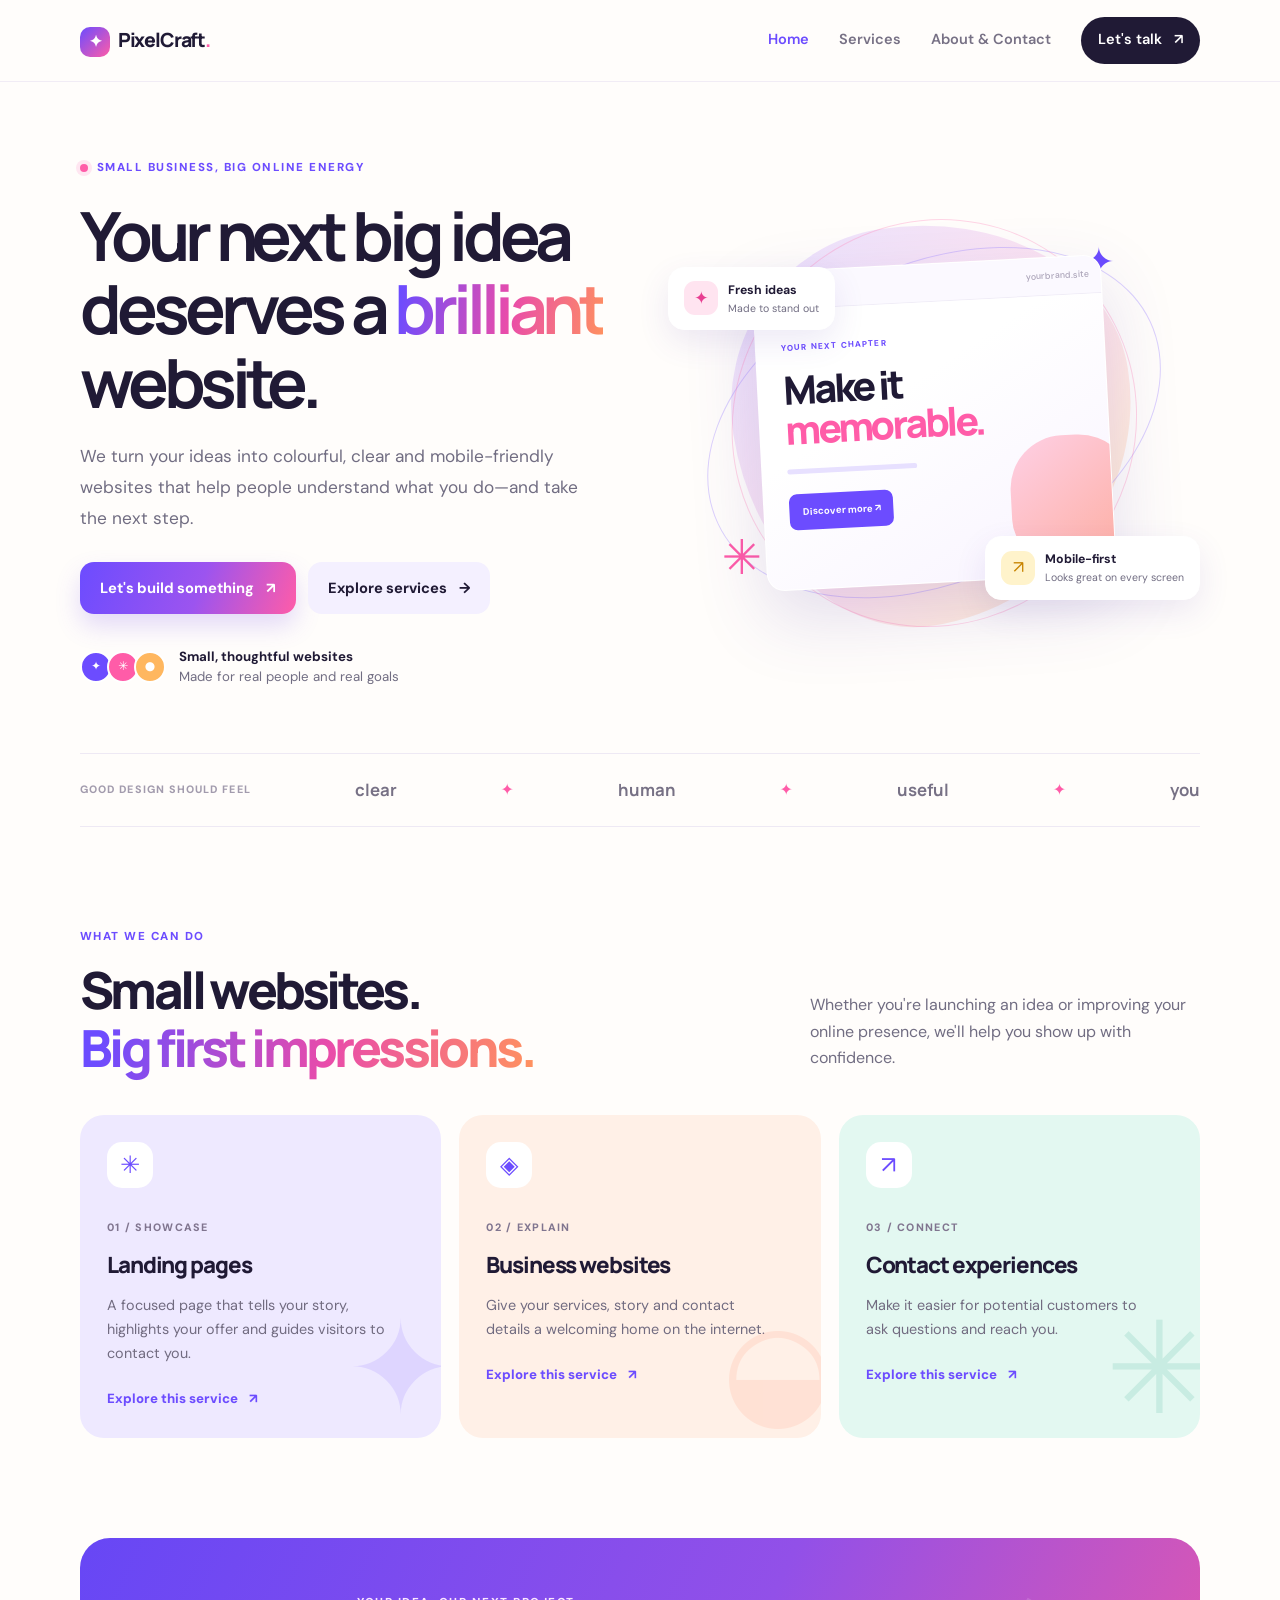
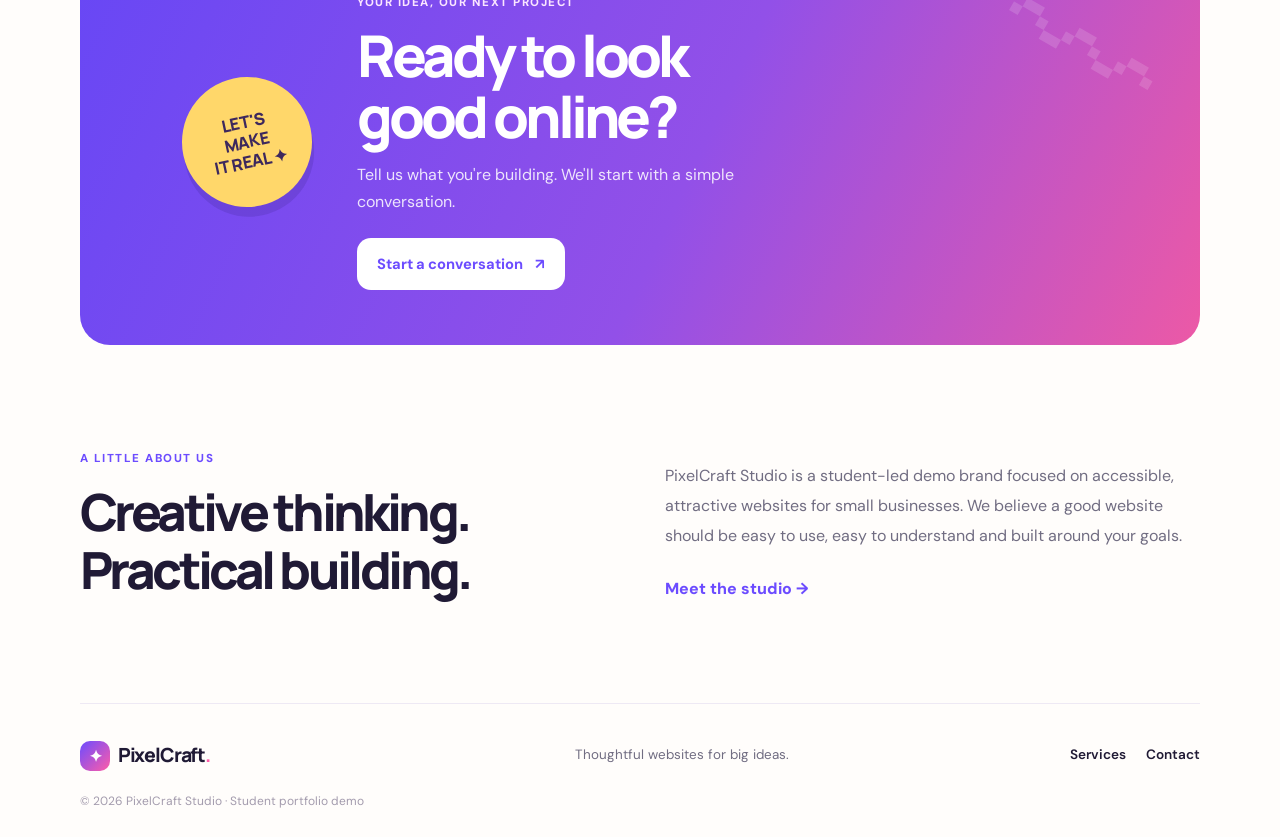
<file: index.html>
<!doctype html>
<html lang="en">
<head>
  <meta charset="utf-8">
  <meta name="viewport" content="width=device-width, initial-scale=1">
  <meta name="theme-color" content="#6c4cff">
  <meta name="description" content="PixelCraft Studio builds bright, modern, mobile-friendly websites and landing pages for small businesses.">
  <title>PixelCraft Studio — Make Your Business Shine Online</title>
  <link rel="stylesheet" href="styles.css">
  <script src="script.js" defer></script>
</head>
<body>
  <header class="site-header">
    <a class="brand" href="index.html" aria-label="PixelCraft Studio home"><span class="brand-mark">✦</span> PixelCraft<span class="brand-dot">.</span></a>
    <button class="menu-toggle" aria-label="Toggle navigation" aria-expanded="false">☰</button>
    <nav class="nav-links" aria-label="Main navigation">
      <a class="active" href="index.html">Home</a><a href="services.html">Services</a><a href="about.html">About & Contact</a>
      <a class="nav-cta" href="about.html#contact">Let's talk <span>↗</span></a>
    </nav>
  </header>
  <main>
    <section class="hero container">
      <div class="hero-copy">
        <div class="eyebrow"><span class="eyebrow-dot"></span> SMALL BUSINESS, BIG ONLINE ENERGY</div>
        <h1>Your next big idea deserves a <span class="gradient-text">brilliant</span> website.</h1>
        <p class="hero-lead">We turn your ideas into colourful, clear and mobile-friendly websites that help people understand what you do—and take the next step.</p>
        <div class="hero-actions"><a class="button button-primary" href="about.html#contact">Let's build something <span>↗</span></a><a class="button button-quiet" href="services.html">Explore services <span>→</span></a></div>
        <div class="trust-row"><div class="avatar-stack"><span>✦</span><span>✳</span><span>●</span></div><p><strong>Small, thoughtful websites</strong><br><span class="muted">Made for real people and real goals</span></p></div>
      </div>
      <div class="hero-art" aria-label="Decorative website design illustration">
        <div class="art-orbit orbit-one"></div><div class="art-orbit orbit-two"></div>
        <div class="floating-shape shape-star">✦</div><div class="floating-shape shape-spark">✳</div>
        <div class="mock-window">
          <div class="mock-top"><span></span><span></span><span></span><b>yourbrand.site</b></div>
          <div class="mock-content"><div class="mock-tag">YOUR NEXT CHAPTER</div><div class="mock-title">Make it<br><em>memorable.</em></div><div class="mock-line"></div><div class="mock-button">Discover more ↗</div><div class="mock-orb"></div></div>
        </div>
        <div class="float-card card-top"><span class="float-icon pink">✦</span><div><strong>Fresh ideas</strong><small>Made to stand out</small></div></div>
        <div class="float-card card-bottom"><span class="float-icon yellow">↗</span><div><strong>Mobile-first</strong><small>Looks great on every screen</small></div></div>
      </div>
    </section>
    <section class="logo-strip container"><span>GOOD DESIGN SHOULD FEEL</span><b>clear</b><i>✦</i><b>human</b><i>✦</i><b>useful</b><i>✦</i><b>you</b></section>
    <section class="section container">
      <div class="section-heading"><div><div class="eyebrow">WHAT WE CAN DO</div><h2>Small websites.<br><span class="gradient-text">Big first impressions.</span></h2></div><p>Whether you're launching an idea or improving your online presence, we'll help you show up with confidence.</p></div>
      <div class="service-grid">
        <article class="service-card lavender"><div class="service-icon">✳</div><span class="card-kicker">01 / SHOWCASE</span><h3>Landing pages</h3><p>A focused page that tells your story, highlights your offer and guides visitors to contact you.</p><a href="services.html">Explore this service <span>↗</span></a><div class="card-decoration deco-lavender">✦</div></article>
        <article class="service-card peach"><div class="service-icon">◈</div><span class="card-kicker">02 / EXPLAIN</span><h3>Business websites</h3><p>Give your services, story and contact details a welcoming home on the internet.</p><a href="services.html">Explore this service <span>↗</span></a><div class="card-decoration deco-peach">◒</div></article>
        <article class="service-card mint"><div class="service-icon">↗</div><span class="card-kicker">03 / CONNECT</span><h3>Contact experiences</h3><p>Make it easier for potential customers to ask questions and reach you.</p><a href="services.html">Explore this service <span>↗</span></a><div class="card-decoration deco-mint">✳</div></article>
      </div>
    </section>
    <section class="band container"><div class="band-sticker">LET'S<br>MAKE<br>IT REAL ✦</div><div><div class="eyebrow light-eyebrow">YOUR IDEA, OUR NEXT PROJECT</div><h2>Ready to look<br>good online?</h2><p>Tell us what you're building. We'll start with a simple conversation.</p><a class="button button-light" href="about.html#contact">Start a conversation <span>↗</span></a></div><div class="band-squiggle">〰</div></section>
    <section class="section container mini-about"><div><div class="eyebrow">A LITTLE ABOUT US</div><h2>Creative thinking.<br>Practical building.</h2></div><div><p>PixelCraft Studio is a student-led demo brand focused on accessible, attractive websites for small businesses. We believe a good website should be easy to use, easy to understand and built around your goals.</p><a class="text-link" href="about.html">Meet the studio <span>→</span></a></div></section>
  </main>
  <footer class="site-footer container"><a class="brand" href="index.html"><span class="brand-mark">✦</span> PixelCraft<span class="brand-dot">.</span></a><p>Thoughtful websites for big ideas.</p><div><a href="services.html">Services</a><a href="about.html#contact">Contact</a></div><small>© <span data-year></span> PixelCraft Studio · Student portfolio demo</small></footer>
</body>
</html>
</file>
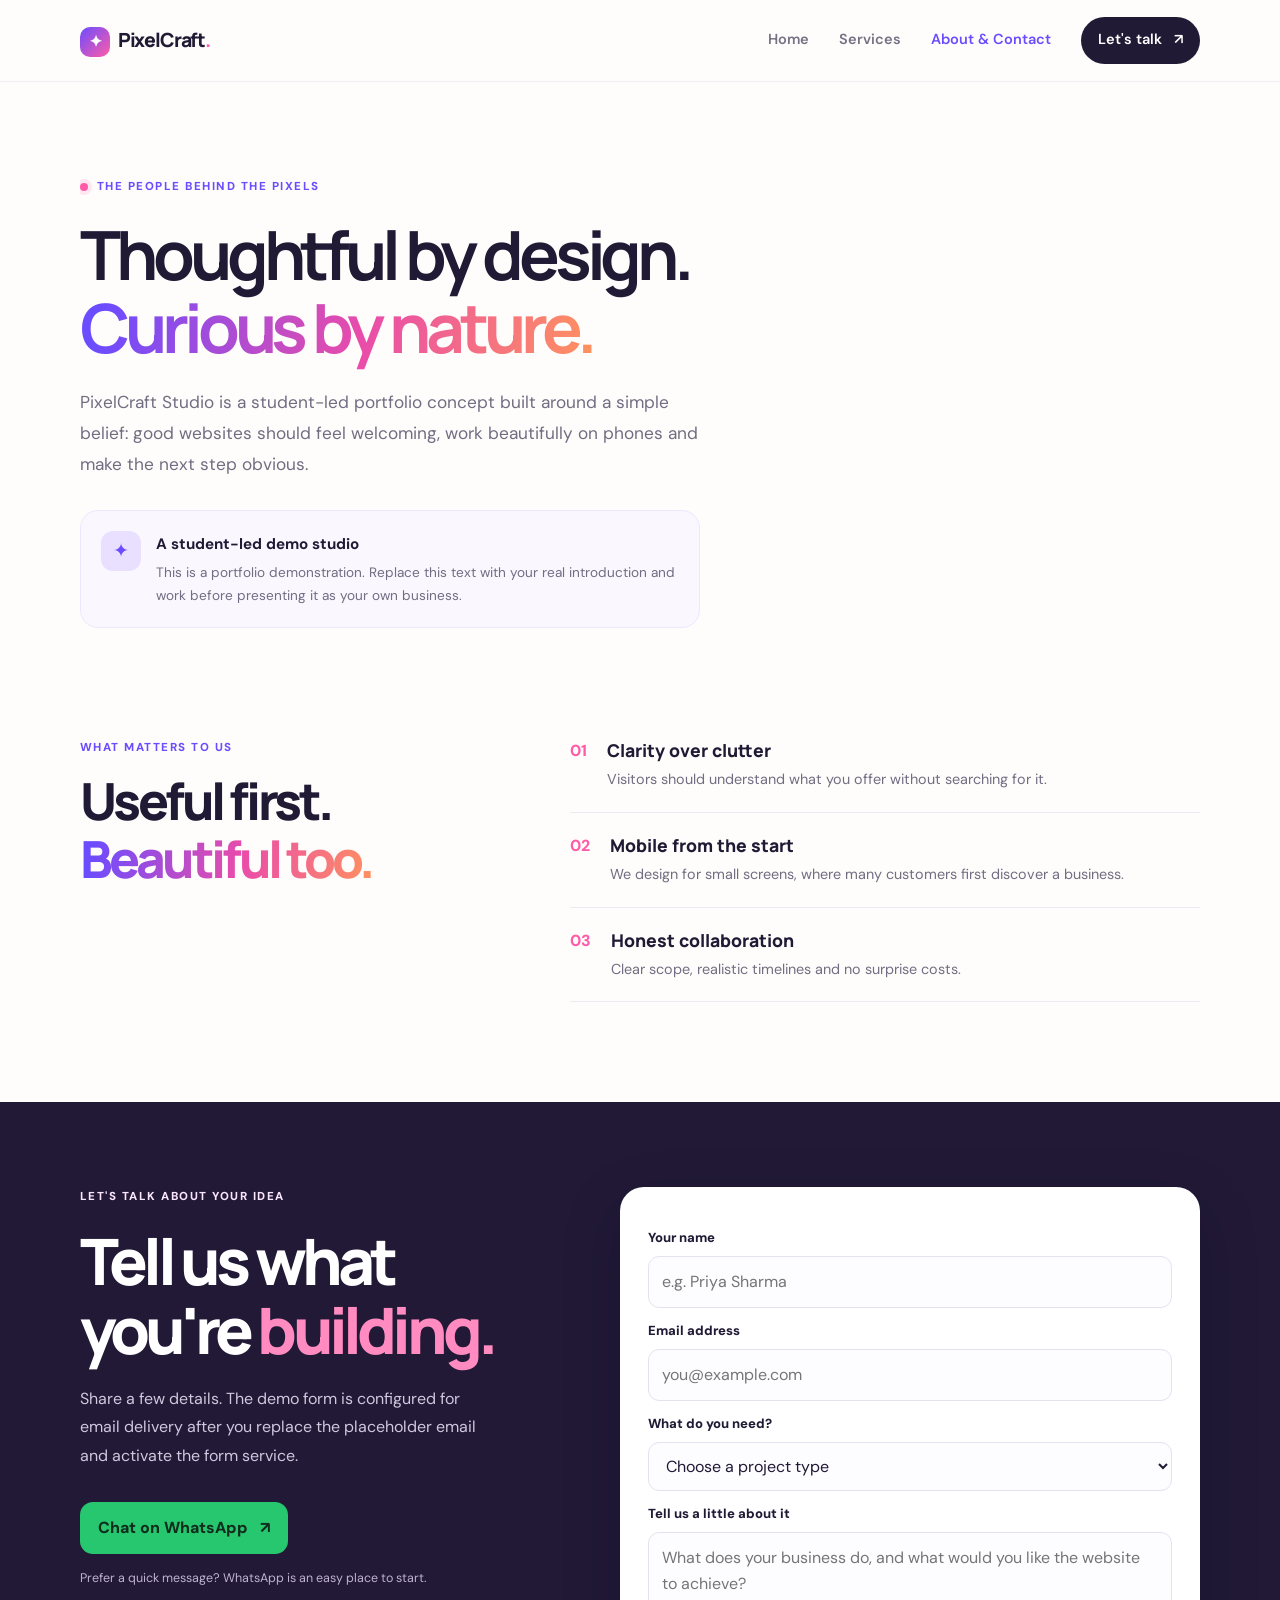
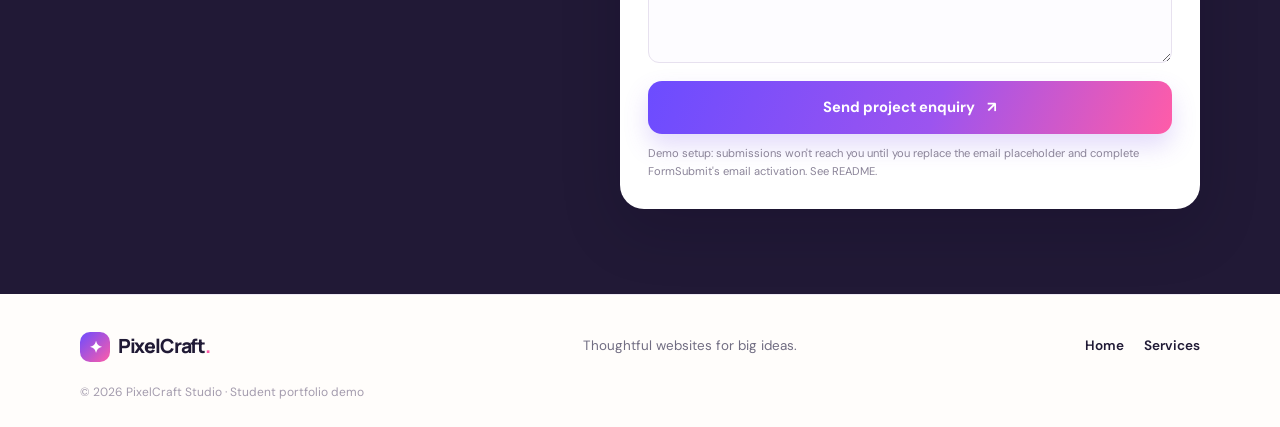
<file: about.html>
<!doctype html>
<html lang="en">
<head>
  <meta charset="utf-8"><meta name="viewport" content="width=device-width, initial-scale=1">
  <meta name="theme-color" content="#6c4cff"><meta name="description" content="Meet PixelCraft Studio and send a project enquiry about your website.">
  <title>About & Contact — PixelCraft Studio</title><link rel="stylesheet" href="styles.css"><script src="script.js" defer></script>
</head>
<body>
  <header class="site-header"><a class="brand" href="index.html"><span class="brand-mark">✦</span> PixelCraft<span class="brand-dot">.</span></a><button class="menu-toggle" aria-label="Toggle navigation" aria-expanded="false">☰</button><nav class="nav-links" aria-label="Main navigation"><a href="index.html">Home</a><a href="services.html">Services</a><a class="active" href="about.html">About & Contact</a><a class="nav-cta" href="#contact">Let's talk <span>↗</span></a></nav></header>
  <main>
    <section class="page-hero about-hero container"><div class="eyebrow"><span class="eyebrow-dot"></span> THE PEOPLE BEHIND THE PIXELS</div><h1>Thoughtful by design.<br><span class="gradient-text">Curious by nature.</span></h1><p>PixelCraft Studio is a student-led portfolio concept built around a simple belief: good websites should feel welcoming, work beautifully on phones and make the next step obvious.</p><div class="about-note"><span class="note-star">✦</span><div><strong>A student-led demo studio</strong><p>This is a portfolio demonstration. Replace this text with your real introduction and work before presenting it as your own business.</p></div></div></section>
    <section class="section container values-grid"><div><div class="eyebrow">WHAT MATTERS TO US</div><h2>Useful first.<br><span class="gradient-text">Beautiful too.</span></h2></div><div class="value-list"><article><span>01</span><div><h3>Clarity over clutter</h3><p>Visitors should understand what you offer without searching for it.</p></div></article><article><span>02</span><div><h3>Mobile from the start</h3><p>We design for small screens, where many customers first discover a business.</p></div></article><article><span>03</span><div><h3>Honest collaboration</h3><p>Clear scope, realistic timelines and no surprise costs.</p></div></article></div></section>
    <section class="contact-section" id="contact"><div class="container contact-layout"><div class="contact-copy"><div class="eyebrow light-eyebrow">LET'S TALK ABOUT YOUR IDEA</div><h2>Tell us what<br>you're <span>building.</span></h2><p>Share a few details. The demo form is configured for email delivery after you replace the placeholder email and activate the form service.</p><a class="whatsapp-button" data-whatsapp href="#" target="_blank" rel="noopener">Chat on WhatsApp <span>↗</span></a><div class="contact-small">Prefer a quick message? WhatsApp is an easy place to start.</div></div>
      <form class="contact-form" action="https://formsubmit.co/studoipixelcraft3@gmail.com" method="POST">
        <input type="hidden" name="_subject" value="New PixelCraft Studio project enquiry">
        <input type="hidden" name="_template" value="table">
        <label for="name">Your name</label><input id="name" name="name" type="text" placeholder="e.g. Priya Sharma" required>
        <label for="email">Email address</label><input id="email" name="email" type="email" placeholder="you@example.com" required>
        <label for="project">What do you need?</label><select id="project" name="project" required><option value="" selected disabled>Choose a project type</option><option>Landing page</option><option>Small business website</option><option>Website refresh</option><option>Something else</option></select>
        <label for="message">Tell us a little about it</label><textarea id="message" name="message" rows="4" placeholder="What does your business do, and what would you like the website to achieve?" required></textarea>
        <button class="button button-primary submit-button" type="submit">Send project enquiry <span>↗</span></button>
        <p class="form-note">Demo setup: submissions won't reach you until you replace the email placeholder and complete FormSubmit's email activation. See README.</p>
      </form>
    </div></section>
  </main>
  <footer class="site-footer container"><a class="brand" href="index.html"><span class="brand-mark">✦</span> PixelCraft<span class="brand-dot">.</span></a><p>Thoughtful websites for big ideas.</p><div><a href="index.html">Home</a><a href="services.html">Services</a></div><small>© <span data-year></span> PixelCraft Studio · Student portfolio demo</small></footer>
</body>
</html>
</file>
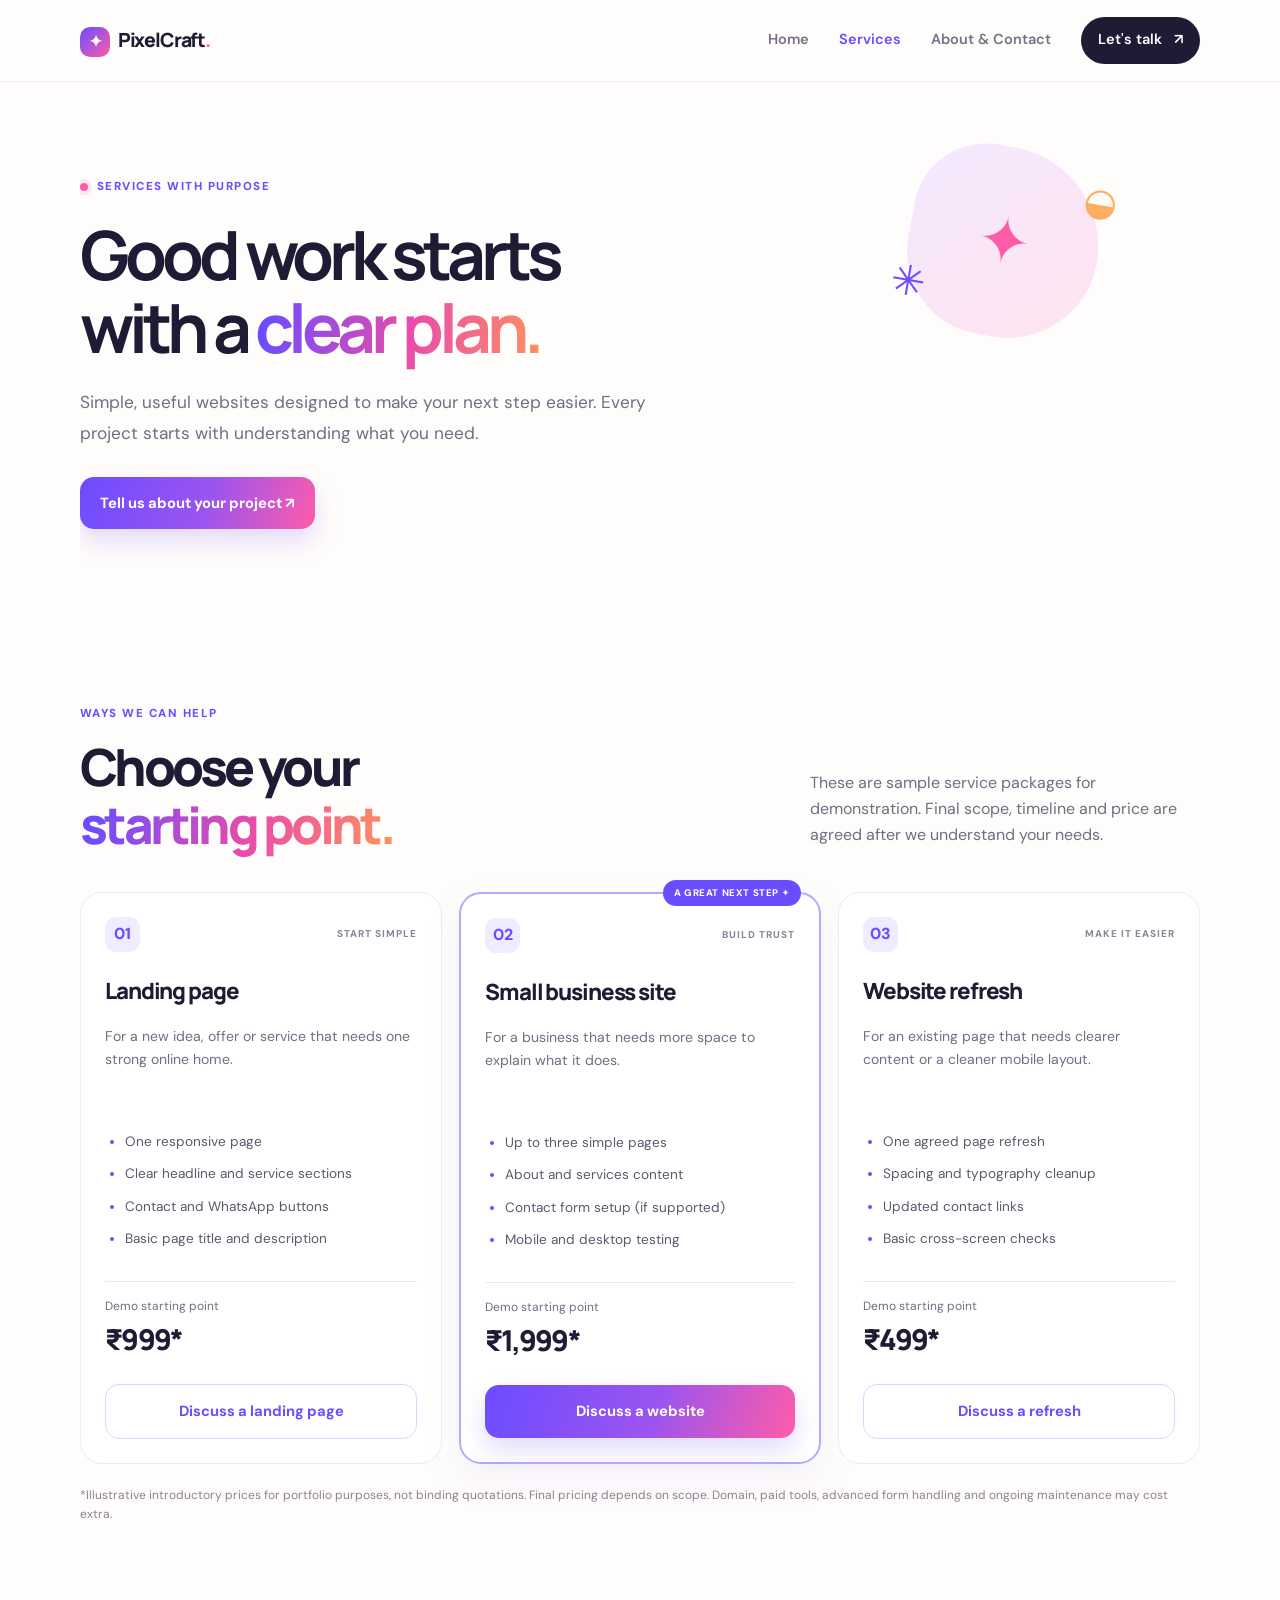
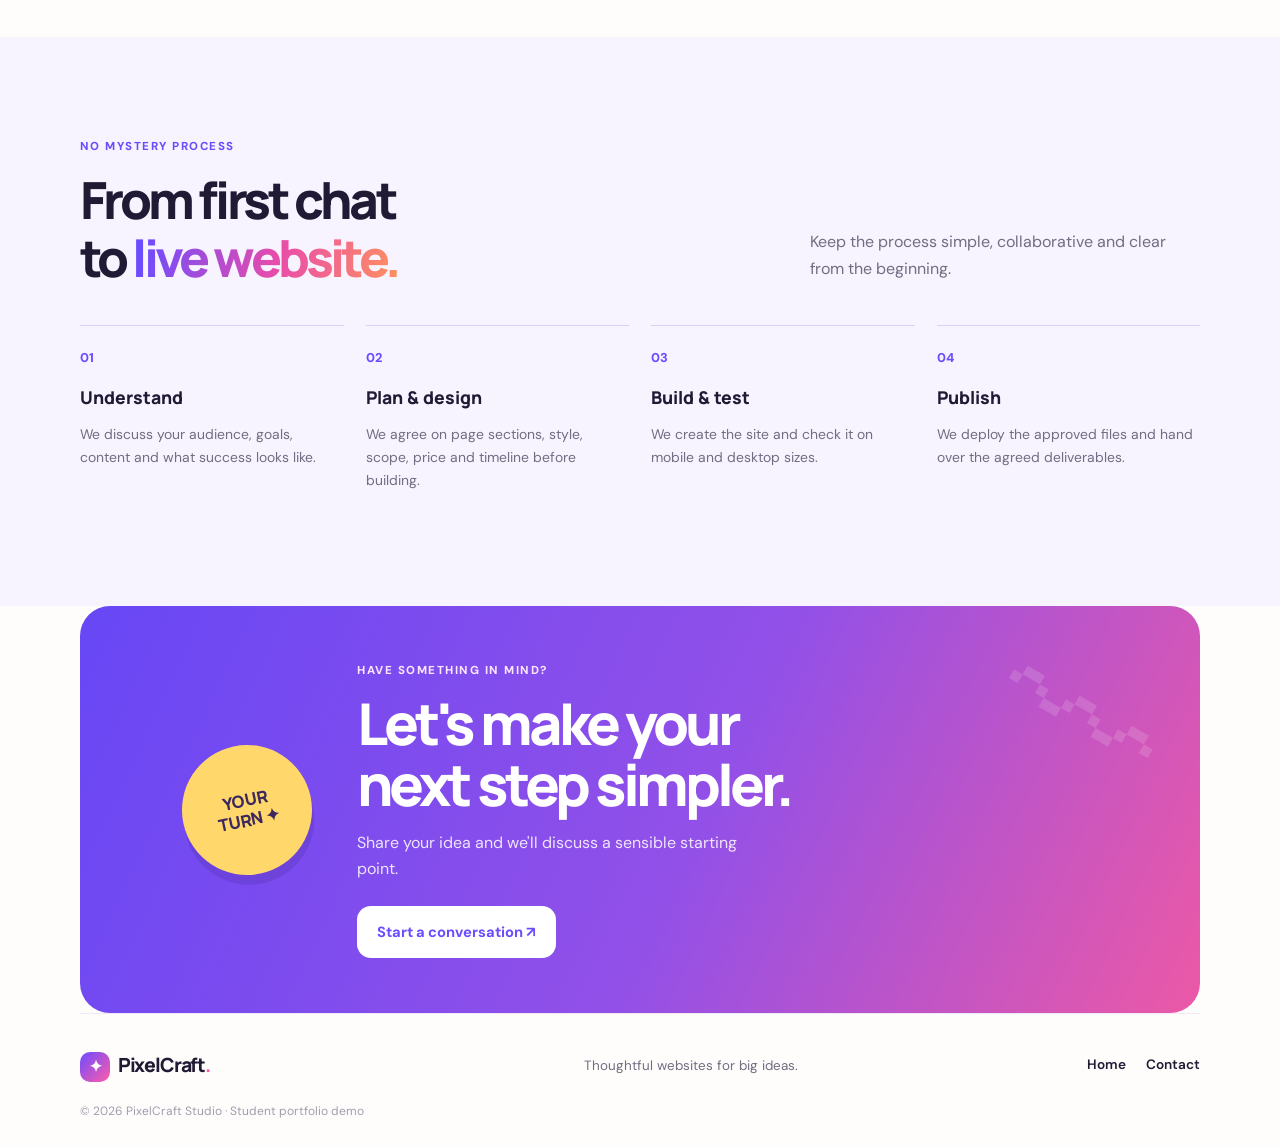
<file: services.html>
<!doctype html>
<html lang="en">
<head>
  <meta charset="utf-8"><meta name="viewport" content="width=device-width, initial-scale=1">
  <meta name="theme-color" content="#6c4cff"><meta name="description" content="Explore PixelCraft Studio's simple website and landing page services for small businesses.">
  <title>Services — PixelCraft Studio</title><link rel="stylesheet" href="styles.css"><script src="script.js" defer></script>
</head>
<body>
  <header class="site-header"><a class="brand" href="index.html"><span class="brand-mark">✦</span> PixelCraft<span class="brand-dot">.</span></a><button class="menu-toggle" aria-label="Toggle navigation" aria-expanded="false">☰</button><nav class="nav-links" aria-label="Main navigation"><a href="index.html">Home</a><a class="active" href="services.html">Services</a><a href="about.html">About & Contact</a><a class="nav-cta" href="about.html#contact">Let's talk <span>↗</span></a></nav></header>
  <main>
    <section class="page-hero container"><div class="eyebrow"><span class="eyebrow-dot"></span> SERVICES WITH PURPOSE</div><h1>Good work starts<br>with a <span class="gradient-text">clear plan.</span></h1><p>Simple, useful websites designed to make your next step easier. Every project starts with understanding what you need.</p><div class="hero-actions"><a class="button button-primary" href="about.html#contact">Tell us about your project ↗</a></div><div class="page-hero-shapes"><span>✦</span><span>◒</span><span>✳</span></div></section>
    <section class="section container"><div class="section-heading"><div><div class="eyebrow">WAYS WE CAN HELP</div><h2>Choose your<br><span class="gradient-text">starting point.</span></h2></div><p>These are sample service packages for demonstration. Final scope, timeline and price are agreed after we understand your needs.</p></div>
      <div class="package-grid">
        <article class="package-card"><div class="package-top"><span class="package-number">01</span><span class="package-label">START SIMPLE</span></div><h3>Landing page</h3><p class="package-desc">For a new idea, offer or service that needs one strong online home.</p><ul><li>One responsive page</li><li>Clear headline and service sections</li><li>Contact and WhatsApp buttons</li><li>Basic page title and description</li></ul><div class="package-bottom"><span>Demo starting point</span><strong>₹999*</strong></div><a class="button button-outline" href="about.html#contact">Discuss a landing page</a></article>
        <article class="package-card featured-package"><div class="popular-label">A GREAT NEXT STEP ✦</div><div class="package-top"><span class="package-number">02</span><span class="package-label">BUILD TRUST</span></div><h3>Small business site</h3><p class="package-desc">For a business that needs more space to explain what it does.</p><ul><li>Up to three simple pages</li><li>About and services content</li><li>Contact form setup (if supported)</li><li>Mobile and desktop testing</li></ul><div class="package-bottom"><span>Demo starting point</span><strong>₹1,999*</strong></div><a class="button button-primary" href="about.html#contact">Discuss a website</a></article>
        <article class="package-card"><div class="package-top"><span class="package-number">03</span><span class="package-label">MAKE IT EASIER</span></div><h3>Website refresh</h3><p class="package-desc">For an existing page that needs clearer content or a cleaner mobile layout.</p><ul><li>One agreed page refresh</li><li>Spacing and typography cleanup</li><li>Updated contact links</li><li>Basic cross-screen checks</li></ul><div class="package-bottom"><span>Demo starting point</span><strong>₹499*</strong></div><a class="button button-outline" href="about.html#contact">Discuss a refresh</a></article>
      </div><p class="fine-print">*Illustrative introductory prices for portfolio purposes, not binding quotations. Final pricing depends on scope. Domain, paid tools, advanced form handling and ongoing maintenance may cost extra.</p>
    </section>
    <section class="section process-section"><div class="container"><div class="section-heading"><div><div class="eyebrow">NO MYSTERY PROCESS</div><h2>From first chat<br>to <span class="gradient-text">live website.</span></h2></div><p>Keep the process simple, collaborative and clear from the beginning.</p></div><div class="process-grid"><div class="process-item"><span>01</span><h3>Understand</h3><p>We discuss your audience, goals, content and what success looks like.</p></div><div class="process-item"><span>02</span><h3>Plan & design</h3><p>We agree on page sections, style, scope, price and timeline before building.</p></div><div class="process-item"><span>03</span><h3>Build & test</h3><p>We create the site and check it on mobile and desktop sizes.</p></div><div class="process-item"><span>04</span><h3>Publish</h3><p>We deploy the approved files and hand over the agreed deliverables.</p></div></div></div></section>
    <section class="band container"><div class="band-sticker">YOUR<br>TURN ✦</div><div><div class="eyebrow light-eyebrow">HAVE SOMETHING IN MIND?</div><h2>Let's make your<br>next step simpler.</h2><p>Share your idea and we'll discuss a sensible starting point.</p><a class="button button-light" href="about.html#contact">Start a conversation ↗</a></div><div class="band-squiggle">〰</div></section>
  </main>
  <footer class="site-footer container"><a class="brand" href="index.html"><span class="brand-mark">✦</span> PixelCraft<span class="brand-dot">.</span></a><p>Thoughtful websites for big ideas.</p><div><a href="index.html">Home</a><a href="about.html#contact">Contact</a></div><small>© <span data-year></span> PixelCraft Studio · Student portfolio demo</small></footer>
</body>
</html>
</file>
<file: styles.css>
@import url('https://fonts.googleapis.com/css2?family=DM+Sans:wght@400;500;600;700&family=Manrope:wght@400;500;600;700;800&display=swap');
:root{--ink:#201a35;--muted:#716d82;--purple:#6c4cff;--pink:#ff5ca8;--orange:#ff9c66;--yellow:#ffd76a;--mint:#8fe6cf;--paper:#fffdfb;--line:#eee9f4;--radius:24px}
*{box-sizing:border-box}html{scroll-behavior:smooth;scroll-padding-top:90px}body{margin:0;background:var(--paper);color:var(--ink);font-family:"DM Sans",system-ui,sans-serif;line-height:1.65}a{color:inherit;text-decoration:none}button,input,textarea,select{font:inherit}.container{width:min(1120px,calc(100% - 40px));margin-inline:auto}.site-header{height:82px;display:flex;align-items:center;justify-content:space-between;padding:0 max(20px,calc((100vw - 1120px)/2));background:rgba(255,253,251,.92);border-bottom:1px solid rgba(238,233,244,.8);position:sticky;top:0;z-index:20;backdrop-filter:blur(14px)}.brand{font-family:Manrope,sans-serif;font-weight:800;font-size:1.22rem;letter-spacing:-.06em;white-space:nowrap}.brand-mark{display:inline-grid;place-items:center;width:30px;height:30px;margin-right:5px;color:white;background:linear-gradient(135deg,var(--purple),var(--pink));border-radius:10px;font-size:1rem}.brand-dot{color:var(--pink)}.nav-links{display:flex;align-items:center;gap:30px;font-size:.91rem;font-weight:600}.nav-links>a:not(.nav-cta){color:#777185}.nav-links>a.active,.nav-links>a:hover{color:var(--purple)}.nav-cta{padding:11px 17px;border-radius:999px;background:var(--ink);color:#fff}.nav-cta span{margin-left:8px}.menu-toggle{display:none;border:0;background:#f1edff;border-radius:12px;padding:9px 12px;color:var(--purple);font-size:1.2rem}.hero{display:grid;grid-template-columns:1.02fr .98fr;gap:35px;align-items:center;padding-top:76px;padding-bottom:66px;min-height:590px}.eyebrow{font-size:.72rem;font-weight:800;letter-spacing:.13em;color:var(--purple);display:flex;align-items:center;gap:9px}.eyebrow-dot{width:8px;height:8px;border-radius:50%;background:var(--pink);box-shadow:0 0 0 4px #ffe6f1}.hero h1,.page-hero h1{font-family:Manrope,sans-serif;font-size:clamp(2.6rem,5.3vw,4.7rem);letter-spacing:-.075em;line-height:1.08;margin:22px 0}.gradient-text{background:linear-gradient(100deg,#6c4cff 5%,#e94caa 55%,#ff925e 100%);-webkit-background-clip:text;background-clip:text;color:transparent}.hero-lead,.page-hero>p{font-size:1.08rem;max-width:520px;color:var(--muted);line-height:1.8}.hero-actions{display:flex;gap:12px;flex-wrap:wrap;margin-top:28px}.button{display:inline-flex;align-items:center;justify-content:center;gap:12px;border:0;border-radius:14px;padding:14px 20px;font-weight:700;font-size:.92rem;cursor:pointer;transition:transform .2s,box-shadow .2s}.button:hover{transform:translateY(-2px)}.button-primary{color:white;background:linear-gradient(110deg,var(--purple),#9c54ef 55%,var(--pink));box-shadow:0 12px 25px #7654ec35}.button-quiet{color:var(--ink);background:#f4f0ff}.button-light{background:#fff;color:var(--purple)}.button-outline{border:1px solid #ded5ff;color:var(--purple);background:white}.trust-row{display:flex;align-items:center;gap:13px;margin-top:33px}.trust-row p{font-size:.83rem;line-height:1.5;margin:0}.muted{color:var(--muted)}.avatar-stack{display:flex;padding-left:5px}.avatar-stack span{width:32px;height:32px;border-radius:50%;display:grid;place-items:center;margin-left:-5px;border:2px solid white;color:#fff;background:var(--purple);font-size:.75rem}.avatar-stack span:nth-child(2){background:var(--pink)}.avatar-stack span:nth-child(3){background:#ffb75f}.hero-art{position:relative;min-height:440px;display:grid;place-items:center;isolation:isolate}.hero-art:before{content:"";position:absolute;width:min(90%,400px);aspect-ratio:1;border-radius:44% 56% 58% 42%/45% 44% 56% 55%;background:linear-gradient(140deg,#e9e2ff,#ffe4ef 55%,#fff0cc);transform:rotate(-9deg);z-index:-2}.art-orbit{position:absolute;border:1px solid #9c83ff5c;border-radius:50%;width:90%;height:72%;transform:rotate(-25deg);z-index:-1}.orbit-two{width:75%;height:94%;transform:rotate(40deg);border-color:#ff84bb55}.mock-window{width:min(78%,350px);background:white;border:1px solid #ffffffc9;border-radius:18px;overflow:hidden;box-shadow:0 28px 70px #5940a92b;transform:rotate(-3deg)}.mock-top{height:38px;background:#fbf9ff;display:flex;align-items:center;gap:5px;padding:0 12px;border-bottom:1px solid #f0edf7}.mock-top>span{width:7px;height:7px;border-radius:50%;background:#ff8fb8}.mock-top>span:nth-child(2){background:#ffd46e}.mock-top>span:nth-child(3){background:#8edfc7}.mock-top b{margin-left:auto;font-size:.55rem;color:#aaa3b8;font-weight:500}.mock-content{padding:32px 25px 27px;position:relative;min-height:280px;background:linear-gradient(150deg,#fff 35%,#f8f3ff)}.mock-tag{font-size:.52rem;font-weight:800;letter-spacing:.14em;color:var(--purple)}.mock-title{font:800 2.45rem/1.03 Manrope,sans-serif;letter-spacing:-.08em;margin-top:14px;position:relative;z-index:1}.mock-title em{font-style:normal;color:var(--pink)}.mock-line{width:130px;height:5px;background:#e7e0ff;border-radius:10px;margin-top:20px}.mock-button{display:inline-block;margin-top:20px;background:var(--purple);color:white;border-radius:8px;padding:10px 13px;font-size:.6rem;font-weight:700}.mock-orb{position:absolute;right:-24px;bottom:15px;width:125px;height:125px;border-radius:48% 52% 61% 39%;background:linear-gradient(140deg,#ffc5df,#ff9b87);opacity:.8}.floating-shape{position:absolute;color:var(--purple);font-size:2.4rem}.shape-star{top:28px;right:16%}.shape-spark{bottom:45px;left:10%;color:var(--pink);font-size:3rem}.float-card{position:absolute;display:flex;gap:10px;align-items:center;background:#fff;border:1px solid #ffffff;border-radius:16px;padding:12px 15px;box-shadow:0 12px 32px #5940a91c}.float-card strong,.float-card small{display:block}.float-card strong{font-size:.77rem}.float-card small{font-size:.66rem;color:var(--muted)}.card-top{top:64px;left:0}.card-bottom{bottom:43px;right:0}.float-icon{width:34px;height:34px;display:grid;place-items:center;border-radius:11px;font-size:1.1rem}.float-icon.pink{background:#ffe4f0;color:#e83e91}.float-icon.yellow{background:#fff3cb;color:#c88400}.logo-strip{display:flex;align-items:center;justify-content:space-between;gap:14px;padding:22px 0;border-top:1px solid var(--line);border-bottom:1px solid var(--line);color:#a29bad}.logo-strip>span{font-size:.67rem;letter-spacing:.1em;font-weight:800}.logo-strip b{font-family:Manrope,sans-serif;font-size:1.05rem;color:#777185}.logo-strip i{font-style:normal;color:var(--pink)}.section{padding-top:100px;padding-bottom:100px}.section-heading{display:flex;justify-content:space-between;align-items:end;gap:30px;margin-bottom:38px}.section-heading h2,.mini-about h2,.values-grid h2{font:800 clamp(2rem,4vw,3.3rem)/1.13 Manrope,sans-serif;letter-spacing:-.07em;margin:15px 0 0}.section-heading>p{max-width:390px;color:var(--muted);margin:0 0 5px}.service-grid{display:grid;grid-template-columns:repeat(3,1fr);gap:18px}.service-card{border-radius:var(--radius);padding:27px;min-height:300px;position:relative;overflow:hidden}.lavender{background:#eee9ff}.peach{background:#fff0e7}.mint{background:#e3f8f1}.service-icon{width:46px;height:46px;border-radius:15px;background:#fff;display:grid;place-items:center;color:var(--purple);font-size:1.5rem;margin-bottom:25px}.card-kicker{font-size:.67rem;font-weight:800;letter-spacing:.12em;color:#80758f}.service-card h3{font:800 1.4rem Manrope,sans-serif;letter-spacing:-.05em;margin:10px 0}.service-card p{font-size:.9rem;color:#716b80;max-width:280px}.service-card>a{font-weight:800;font-size:.83rem;color:var(--purple);display:inline-block;margin-top:8px}.service-card>a span{margin-left:8px}.card-decoration{position:absolute;right:-13px;bottom:-37px;font-size:8rem;opacity:.12}.deco-lavender{color:var(--purple)}.deco-peach{color:#ff7c55}.deco-mint{color:#0c9c7a}.band{border-radius:30px;position:relative;overflow:hidden;background:linear-gradient(115deg,#6747f5,#9250e8 55%,#ec59a6);color:white;padding:55px 8%;display:flex;align-items:center;gap:45px;min-height:330px}.band h2{font:800 clamp(2.2rem,4.5vw,3.6rem)/1.05 Manrope,sans-serif;letter-spacing:-.07em;margin:13px 0}.band p{color:#ffffffd9;max-width:410px;margin-bottom:23px}.light-eyebrow{color:#fbe6ff}.band-sticker{flex:0 0 130px;width:130px;height:130px;border-radius:50%;display:grid;place-content:center;text-align:center;background:var(--yellow);color:#3d285d;font:800 1.05rem/1.2 Manrope,sans-serif;transform:rotate(-12deg);box-shadow:0 10px 0 #39208030}.band-squiggle{position:absolute;right:4%;top:-15px;font-size:10rem;opacity:.14;transform:rotate(30deg)}.mini-about{display:grid;grid-template-columns:1fr 1fr;gap:50px;align-items:center}.mini-about p{color:var(--muted);line-height:1.85}.text-link{font-weight:800;color:var(--purple);display:inline-block;margin-top:10px}.site-footer{padding-top:27px;padding-bottom:25px;border-top:1px solid var(--line);display:grid;grid-template-columns:1fr 1fr auto;gap:12px;align-items:center}.site-footer p{color:var(--muted);font-size:.84rem}.site-footer>div{display:flex;gap:20px;font-size:.85rem;font-weight:600}.site-footer small{grid-column:1/-1;color:#a39bad;font-size:.75rem}.page-hero{padding-top:95px;padding-bottom:75px;position:relative;overflow:hidden}.page-hero h1{max-width:800px}.page-hero>p{max-width:620px}.page-hero-shapes{position:absolute;right:9%;top:65px;width:190px;height:190px;border-radius:42% 58% 52% 48%;background:linear-gradient(135deg,#f4e9ff,#ffe3ef);display:grid;place-items:center;color:var(--pink);font-size:4rem;transform:rotate(10deg)}.page-hero-shapes span:nth-child(2){position:absolute;right:-10px;top:8px;color:#ffad61;font-size:2.4rem}.page-hero-shapes span:nth-child(3){position:absolute;left:-10px;bottom:5px;color:var(--purple);font-size:2.6rem}.package-grid{display:grid;grid-template-columns:repeat(3,1fr);gap:17px;align-items:stretch}.package-card{border:1px solid var(--line);border-radius:22px;padding:24px;display:flex;flex-direction:column;position:relative;background:white}.featured-package{border:2px solid #b7a7ff;box-shadow:0 15px 40px #7654ec13}.popular-label{position:absolute;top:-14px;right:18px;background:var(--purple);color:white;border-radius:99px;padding:5px 11px;font-size:.6rem;letter-spacing:.06em;font-weight:800}.package-top{display:flex;align-items:center;justify-content:space-between}.package-number{width:35px;height:35px;display:grid;place-items:center;background:#f0ebff;color:var(--purple);border-radius:11px;font-weight:800}.package-label{font-size:.62rem;letter-spacing:.1em;font-weight:800;color:#8d849b}.package-card h3{font:800 1.4rem Manrope,sans-serif;letter-spacing:-.05em;margin:23px 0 5px}.package-desc{font-size:.88rem;color:var(--muted);min-height:72px}.package-card ul{padding-left:20px;margin:15px 0 25px;color:#5d586d;font-size:.85rem}.package-card li{padding:5px 0}.package-card li::marker{color:var(--purple)}.package-bottom{margin-top:auto;padding:15px 0;display:flex;flex-direction:column;gap:3px;border-top:1px solid var(--line)}.package-bottom span{font-size:.75rem;color:var(--muted)}.package-bottom strong{font:800 1.8rem Manrope,sans-serif;letter-spacing:-.06em}.package-card .button{width:100%;margin-top:10px}.fine-print{font-size:.75rem;color:#898295;margin-top:22px}.process-section{background:#f7f4ff}.process-grid{display:grid;grid-template-columns:repeat(4,1fr);gap:22px}.process-item{border-top:1px solid #d9d0f8;padding-top:18px}.process-item>span{color:var(--purple);font-size:.8rem;font-weight:800}.process-item h3{font:800 1.1rem Manrope,sans-serif;margin:15px 0 7px}.process-item p{font-size:.87rem;color:var(--muted)}.about-hero{padding-bottom:50px}.about-note{display:flex;gap:15px;align-items:flex-start;max-width:620px;padding:20px;margin-top:30px;border:1px solid #eee6ff;background:#faf7ff;border-radius:18px}.note-star{width:40px;height:40px;flex:0 0 40px;display:grid;place-items:center;border-radius:12px;background:#e9e0ff;color:var(--purple);font-size:1.2rem}.about-note strong{font-size:.95rem}.about-note p{margin:5px 0 0;color:var(--muted);font-size:.85rem}.values-grid{display:grid;grid-template-columns:.8fr 1.2fr;gap:70px;padding-top:60px}.value-list article{display:flex;gap:20px;padding:20px 0;border-bottom:1px solid var(--line)}.value-list article:first-child{padding-top:0}.value-list article>span{color:var(--pink);font-weight:800}.value-list h3{font:800 1.1rem Manrope,sans-serif;margin:0}.value-list p{color:var(--muted);margin:6px 0 0;font-size:.9rem}.contact-section{background:#211936;color:white;padding:85px 0}.contact-layout{display:grid;grid-template-columns:.9fr 1.1fr;gap:65px;align-items:start}.contact-copy h2{font:800 clamp(2.6rem,5vw,4rem)/1.08 Manrope,sans-serif;letter-spacing:-.075em;margin:20px 0}.contact-copy h2 span{color:#ff8bc0}.contact-copy>p{color:#d0c8de;max-width:400px;line-height:1.8}.whatsapp-button{display:inline-flex;gap:12px;align-items:center;background:#27c76f;color:#102e1d;padding:13px 18px;border-radius:13px;font-weight:800;margin-top:15px}.contact-small{font-size:.78rem;color:#bdb3d0;margin-top:14px}.contact-form{background:white;color:var(--ink);border-radius:24px;padding:28px;display:flex;flex-direction:column;box-shadow:0 20px 60px #0b061a30}.contact-form label{font-size:.82rem;font-weight:800;margin:12px 0 7px}.contact-form input,.contact-form textarea,.contact-form select{width:100%;border:1px solid #e7e1ef;background:#fdfcff;color:var(--ink);border-radius:11px;padding:12px 13px;outline:none}.contact-form input:focus,.contact-form textarea:focus,.contact-form select:focus{border-color:#9b83ff;box-shadow:0 0 0 3px #9b83ff20}.contact-form textarea{resize:vertical;min-height:105px}.submit-button{margin-top:18px}.form-note{font-size:.7rem;color:#8b8499;line-height:1.6;margin-bottom:0}.no-js{padding:12px;background:#fff3cd;color:#594400;text-align:center}
@media(max-width:850px){.site-header{height:72px}.nav-links{gap:17px}.hero{gap:12px;padding-top:55px}.hero h1{font-size:clamp(2.5rem,6vw,3.7rem)}.hero-art{min-height:380px}.float-card{padding:10px}.card-top{left:-4px}.card-bottom{right:-4px}.section{padding-top:75px;padding-bottom:75px}.service-card{padding:22px}.package-card{padding:19px}.contact-layout{gap:30px}.page-hero-shapes{right:3%;opacity:.75}}
@media(max-width:650px){.container{width:calc(100% - 34px)}.site-header{padding:0 17px}.menu-toggle{display:block}.nav-links{display:none;position:absolute;top:71px;left:0;right:0;background:#fffdfb;border-bottom:1px solid var(--line);padding:16px 20px 22px;flex-direction:column;align-items:stretch;gap:0;box-shadow:0 15px 25px #2119360b}.nav-links.open{display:flex}.nav-links>a{padding:12px 8px}.nav-links .nav-cta{text-align:center;margin-top:8px}.hero{grid-template-columns:1fr;padding-top:50px;padding-bottom:38px;gap:15px}.hero h1,.page-hero h1{font-size:clamp(2.7rem,12vw,4rem)}.hero-lead,.page-hero>p{font-size:1rem}.hero-art{min-height:360px;margin-top:4px}.mock-window{width:72%}.mock-content{min-height:245px;padding:26px 20px}.mock-title{font-size:2.1rem}.float-card{padding:9px 11px}.card-top{top:34px;left:0}.card-bottom{bottom:26px;right:0}.logo-strip{flex-wrap:wrap;justify-content:center;gap:13px;padding:20px 5px}.logo-strip>span{width:100%;text-align:center}.logo-strip b{font-size:.95rem}.section{padding-top:62px;padding-bottom:62px}.section-heading{display:block;margin-bottom:27px}.section-heading>p{margin-top:17px}.section-heading h2,.mini-about h2,.values-grid h2{font-size:2.45rem}.service-grid,.package-grid{grid-template-columns:1fr}.service-card{min-height:255px}.service-card p{max-width:390px}.band{width:calc(100% - 24px);padding:32px 25px;gap:20px;align-items:flex-start;border-radius:24px;min-height:0}.band-sticker{flex:0 0 76px;width:76px;height:76px;font-size:.68rem}.band h2{font-size:2.3rem}.band p{font-size:.88rem}.band-squiggle{right:-30px;font-size:7rem}.mini-about{grid-template-columns:1fr;gap:14px}.site-footer{grid-template-columns:1fr auto;gap:8px}.site-footer p{grid-column:1/-1;grid-row:2;margin:0}.site-footer>div{gap:12px;font-size:.8rem}.site-footer small{margin-top:10px}.page-hero{padding-top:60px;padding-bottom:45px}.page-hero-shapes{width:95px;height:95px;right:2%;top:50px;font-size:2rem;opacity:.48}.page-hero-shapes span:nth-child(2){font-size:1.3rem}.page-hero-shapes span:nth-child(3){font-size:1.6rem}.page-hero h1{max-width:95%}.package-desc{min-height:0}.process-grid{grid-template-columns:1fr 1fr;gap:20px}.values-grid{grid-template-columns:1fr;gap:25px;padding-top:40px}.contact-section{padding:60px 0}.contact-layout{grid-template-columns:1fr;gap:30px}.contact-copy h2{font-size:3rem}.contact-form{padding:21px}.contact-copy>p{font-size:.94rem}}
@media(prefers-reduced-motion:reduce){html{scroll-behavior:auto}*,*::before,*::after{transition:none!important;animation:none!important}}
</file>
